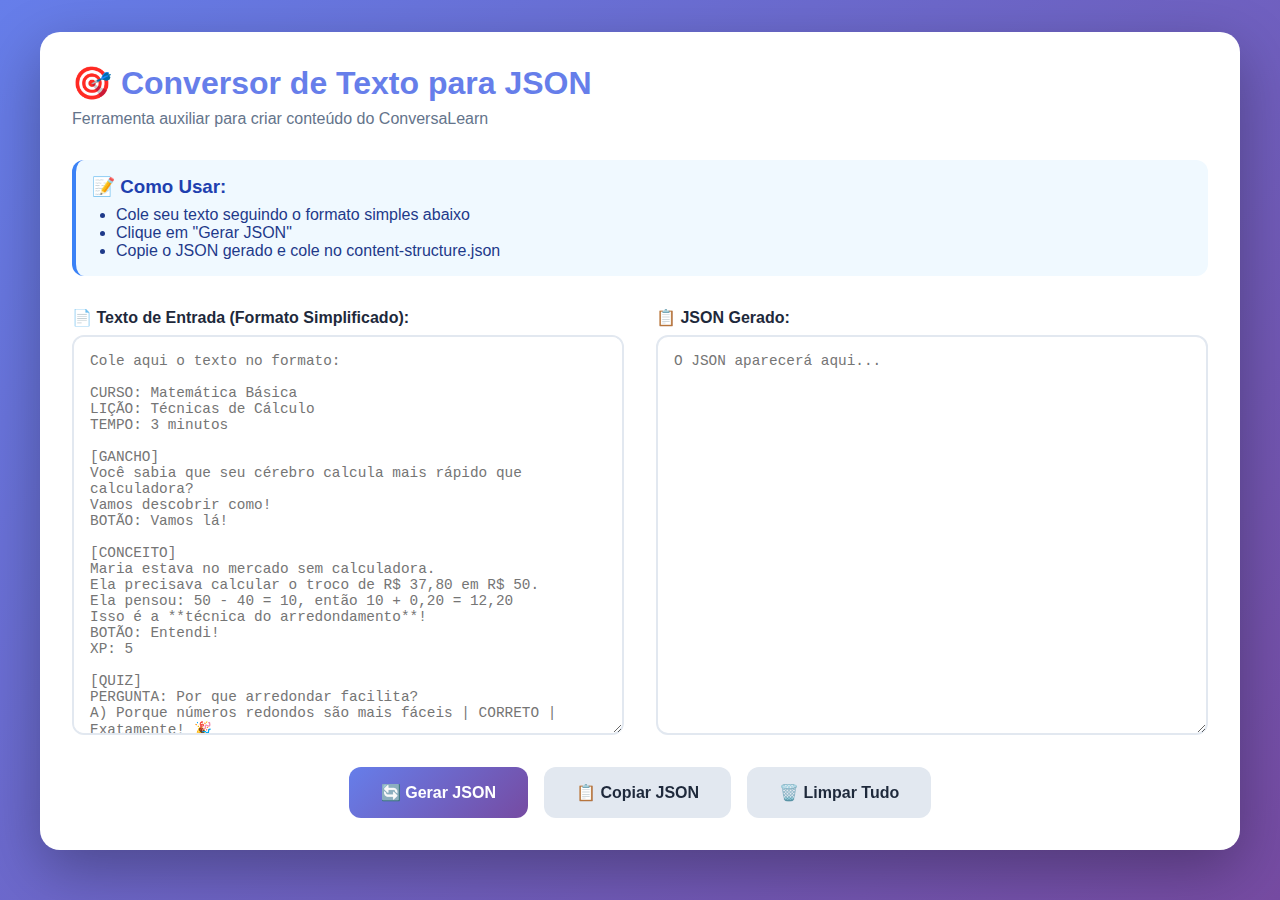
<file: conversor-texto-json.html>
<!DOCTYPE html>
<html lang="pt-BR">
<head>
    <meta charset="UTF-8">
    <meta name="viewport" content="width=device-width, initial-scale=1.0">
    <title>Conversor de Texto para JSON - ConversaLearn</title>
    <style>
        * {
            margin: 0;
            padding: 0;
            box-sizing: border-box;
        }

        body {
            font-family: -apple-system, BlinkMacSystemFont, 'Segoe UI', Roboto, sans-serif;
            background: linear-gradient(135deg, #667eea 0%, #764ba2 100%);
            min-height: 100vh;
            padding: 2rem;
        }

        .container {
            max-width: 1200px;
            margin: 0 auto;
            background: white;
            border-radius: 20px;
            padding: 2rem;
            box-shadow: 0 20px 60px rgba(0,0,0,0.3);
        }

        h1 {
            color: #667eea;
            margin-bottom: 0.5rem;
        }

        .subtitle {
            color: #64748b;
            margin-bottom: 2rem;
        }

        .grid {
            display: grid;
            grid-template-columns: 1fr 1fr;
            gap: 2rem;
            margin-bottom: 2rem;
        }

        .section {
            display: flex;
            flex-direction: column;
        }

        label {
            font-weight: 600;
            margin-bottom: 0.5rem;
            color: #1e293b;
        }

        textarea, input {
            padding: 1rem;
            border: 2px solid #e2e8f0;
            border-radius: 12px;
            font-family: 'Courier New', monospace;
            font-size: 0.9rem;
            resize: vertical;
        }

        textarea {
            min-height: 400px;
        }

        textarea:focus, input:focus {
            outline: none;
            border-color: #667eea;
        }

        .btn {
            padding: 1rem 2rem;
            background: linear-gradient(135deg, #667eea, #764ba2);
            color: white;
            border: none;
            border-radius: 12px;
            font-weight: 600;
            font-size: 1rem;
            cursor: pointer;
            transition: transform 0.2s;
        }

        .btn:hover {
            transform: translateY(-2px);
        }

        .btn:active {
            transform: translateY(0);
        }

        .btn-secondary {
            background: #e2e8f0;
            color: #1e293b;
        }

        .actions {
            display: flex;
            gap: 1rem;
            justify-content: center;
        }

        .alert {
            padding: 1rem;
            border-radius: 12px;
            margin-bottom: 1rem;
            display: none;
        }

        .alert.success {
            background: #d1fae5;
            color: #065f46;
            border: 2px solid #10b981;
        }

        .alert.error {
            background: #fee2e2;
            color: #991b1b;
            border: 2px solid #ef4444;
        }

        .alert.show {
            display: block;
        }

        .info-box {
            background: #f0f9ff;
            padding: 1rem;
            border-radius: 12px;
            border-left: 4px solid #3b82f6;
            margin-bottom: 2rem;
        }

        .info-box h3 {
            color: #1e40af;
            margin-bottom: 0.5rem;
        }

        .info-box ul {
            margin-left: 1.5rem;
            color: #1e3a8a;
        }

        @media (max-width: 768px) {
            .grid {
                grid-template-columns: 1fr;
            }
        }
    </style>
</head>
<body>
    <div class="container">
        <h1>🎯 Conversor de Texto para JSON</h1>
        <p class="subtitle">Ferramenta auxiliar para criar conteúdo do ConversaLearn</p>

        <div class="alert" id="alert"></div>

        <div class="info-box">
            <h3>📝 Como Usar:</h3>
            <ul>
                <li>Cole seu texto seguindo o formato simples abaixo</li>
                <li>Clique em "Gerar JSON"</li>
                <li>Copie o JSON gerado e cole no content-structure.json</li>
            </ul>
        </div>

        <div class="grid">
            <div class="section">
                <label for="input">📄 Texto de Entrada (Formato Simplificado):</label>
                <textarea id="input" placeholder="Cole aqui o texto no formato:

CURSO: Matemática Básica
LIÇÃO: Técnicas de Cálculo
TEMPO: 3 minutos

[GANCHO]
Você sabia que seu cérebro calcula mais rápido que calculadora?
Vamos descobrir como!
BOTÃO: Vamos lá!

[CONCEITO]
Maria estava no mercado sem calculadora.
Ela precisava calcular o troco de R$ 37,80 em R$ 50.
Ela pensou: 50 - 40 = 10, então 10 + 0,20 = 12,20
Isso é a **técnica do arredondamento**!
BOTÃO: Entendi!
XP: 5

[QUIZ]
PERGUNTA: Por que arredondar facilita?
A) Porque números redondos são mais fáceis | CORRETO | Exatamente! 🎉
B) Porque calculadoras não funcionam | ERRADO | Tente de novo!
C) Porque Maria é professora | ERRADO | Qualquer um pode usar!
XP_CORRETO: 10
XP_ERRADO: 2

[AÇÃO]
Agora é sua vez! 🚀
João comprou pão de R$ 3,80 e pagou com R$ 5,00
Quanto de troco?
PERGUNTA: Qual o troco?
A) R$ 1,20 | CORRETO | Perfeito! 🔥
B) R$ 2,20 | ERRADO | Reveja o cálculo!
C) R$ 1,80 | ERRADO | Quase lá!
XP_CORRETO: 15
XP_ERRADO: 3

[REFORÇO]
Parabéns! Você completou! 🎊
Agora você sabe usar arredondamento!
Continue praticando! 🧠
BOTÃO: Próxima lição
XP_BONUS: 20"></textarea>
            </div>

            <div class="section">
                <label for="output">📋 JSON Gerado:</label>
                <textarea id="output" readonly placeholder="O JSON aparecerá aqui..."></textarea>
            </div>
        </div>

        <div class="actions">
            <button class="btn" onclick="generateJSON()">🔄 Gerar JSON</button>
            <button class="btn btn-secondary" onclick="copyJSON()">📋 Copiar JSON</button>
            <button class="btn btn-secondary" onclick="clearAll()">🗑️ Limpar Tudo</button>
        </div>
    </div>

    <script>
        function showAlert(message, type) {
            const alert = document.getElementById('alert');
            alert.textContent = message;
            alert.className = `alert ${type} show`;
            setTimeout(() => {
                alert.classList.remove('show');
            }, 3000);
        }

        function parseSection(lines, index) {
            const section = { messages: [] };
            let currentLine = index;

            while (currentLine < lines.length && !lines[currentLine].startsWith('[')) {
                const line = lines[currentLine].trim();

                if (line.startsWith('BOTÃO:')) {
                    section.button = line.replace('BOTÃO:', '').trim();
                } else if (line.startsWith('XP:')) {
                    section.xp = parseInt(line.replace('XP:', '').trim());
                } else if (line.startsWith('XP_BONUS:')) {
                    section.bonusXP = parseInt(line.replace('XP_BONUS:', '').trim());
                } else if (line.startsWith('PERGUNTA:')) {
                    section.question = line.replace('PERGUNTA:', '').trim();
                } else if (line.startsWith('XP_CORRETO:')) {
                    section.xpCorrect = parseInt(line.replace('XP_CORRETO:', '').trim());
                } else if (line.startsWith('XP_ERRADO:')) {
                    section.xpIncorrect = parseInt(line.replace('XP_ERRADO:', '').trim());
                } else if (line.match(/^[ABC]\)/)) {
                    // Parse opção de quiz
                    const parts = line.split('|').map(p => p.trim());
                    const optionText = parts[0].substring(3).trim();
                    const isCorrect = parts[1] === 'CORRETO';
                    const feedback = parts[2];

                    if (!section.options) section.options = [];
                    section.options.push({
                        id: parts[0][0].toLowerCase(),
                        text: optionText,
                        correct: isCorrect,
                        feedback: feedback
                    });
                } else if (line && !line.startsWith('CURSO:') && !line.startsWith('LIÇÃO:') && !line.startsWith('TEMPO:')) {
                    section.messages.push(line);
                }

                currentLine++;
            }

            return { section, nextIndex: currentLine };
        }

        function generateJSON() {
            const input = document.getElementById('input').value;
            const output = document.getElementById('output');

            if (!input.trim()) {
                showAlert('Por favor, cole um texto de entrada!', 'error');
                return;
            }

            try {
                const lines = input.split('\n');
                const lesson = {
                    id: "lesson-" + Math.random().toString(36).substr(2, 9),
                    title: "",
                    estimatedTime: "",
                    drops: []
                };

                let i = 0;
                while (i < lines.length) {
                    const line = lines[i].trim();

                    if (line.startsWith('CURSO:')) {
                        // Ignorar por enquanto
                    } else if (line.startsWith('LIÇÃO:')) {
                        lesson.title = line.replace('LIÇÃO:', '').trim();
                    } else if (line.startsWith('TEMPO:')) {
                        lesson.estimatedTime = line.replace('TEMPO:', '').trim();
                    } else if (line.startsWith('[GANCHO]')) {
                        const result = parseSection(lines, i + 1);
                        lesson.drops.push({
                            type: "gancho",
                            sender: "professor",
                            messages: result.section.messages.map((msg, idx) => ({
                                text: msg,
                                delay: idx * 1000
                            })),
                            interaction: {
                                type: "continue",
                                button: result.section.button || "Continuar"
                            }
                        });
                        i = result.nextIndex - 1;
                    } else if (line.startsWith('[CONCEITO]')) {
                        const result = parseSection(lines, i + 1);
                        lesson.drops.push({
                            type: "conceito",
                            sender: "professor",
                            messages: result.section.messages.map((msg, idx) => ({
                                text: msg,
                                delay: idx * 1500
                            })),
                            interaction: {
                                type: "continue",
                                button: result.section.button || "Entendi!"
                            },
                            xp: result.section.xp || 5
                        });
                        i = result.nextIndex - 1;
                    } else if (line.startsWith('[QUIZ]') || line.startsWith('[AÇÃO]')) {
                        const result = parseSection(lines, i + 1);
                        const type = line.startsWith('[QUIZ]') ? "reflexao" : "acao";

                        lesson.drops.push({
                            type: type,
                            sender: "professor",
                            messages: result.section.messages.filter(m => !m.startsWith('PERGUNTA:')).map((msg, idx) => ({
                                text: msg,
                                delay: idx * 1000
                            })),
                            interaction: {
                                type: "quiz",
                                question: result.section.question || "Escolha a opção correta:",
                                options: result.section.options || [],
                                xpCorrect: result.section.xpCorrect || 10,
                                xpIncorrect: result.section.xpIncorrect || 2
                            }
                        });
                        i = result.nextIndex - 1;
                    } else if (line.startsWith('[REFORÇO]')) {
                        const result = parseSection(lines, i + 1);
                        lesson.drops.push({
                            type: "reforco",
                            sender: "professor",
                            messages: result.section.messages.map((msg, idx) => ({
                                text: msg,
                                delay: idx * 1000
                            })),
                            interaction: {
                                type: "complete",
                                button: result.section.button || "Próxima lição",
                                bonusXP: result.section.bonusXP || 20
                            }
                        });
                        i = result.nextIndex - 1;
                    }

                    i++;
                }

                output.value = JSON.stringify(lesson, null, 2);
                showAlert('JSON gerado com sucesso! ✅', 'success');

            } catch (error) {
                showAlert('Erro ao gerar JSON: ' + error.message, 'error');
                console.error(error);
            }
        }

        function copyJSON() {
            const output = document.getElementById('output');
            if (!output.value) {
                showAlert('Gere o JSON primeiro!', 'error');
                return;
            }

            output.select();
            document.execCommand('copy');
            showAlert('JSON copiado para a área de transferência! 📋', 'success');
        }

        function clearAll() {
            document.getElementById('input').value = '';
            document.getElementById('output').value = '';
            showAlert('Campos limpos!', 'success');
        }
    </script>
</body>
</html>
</file>
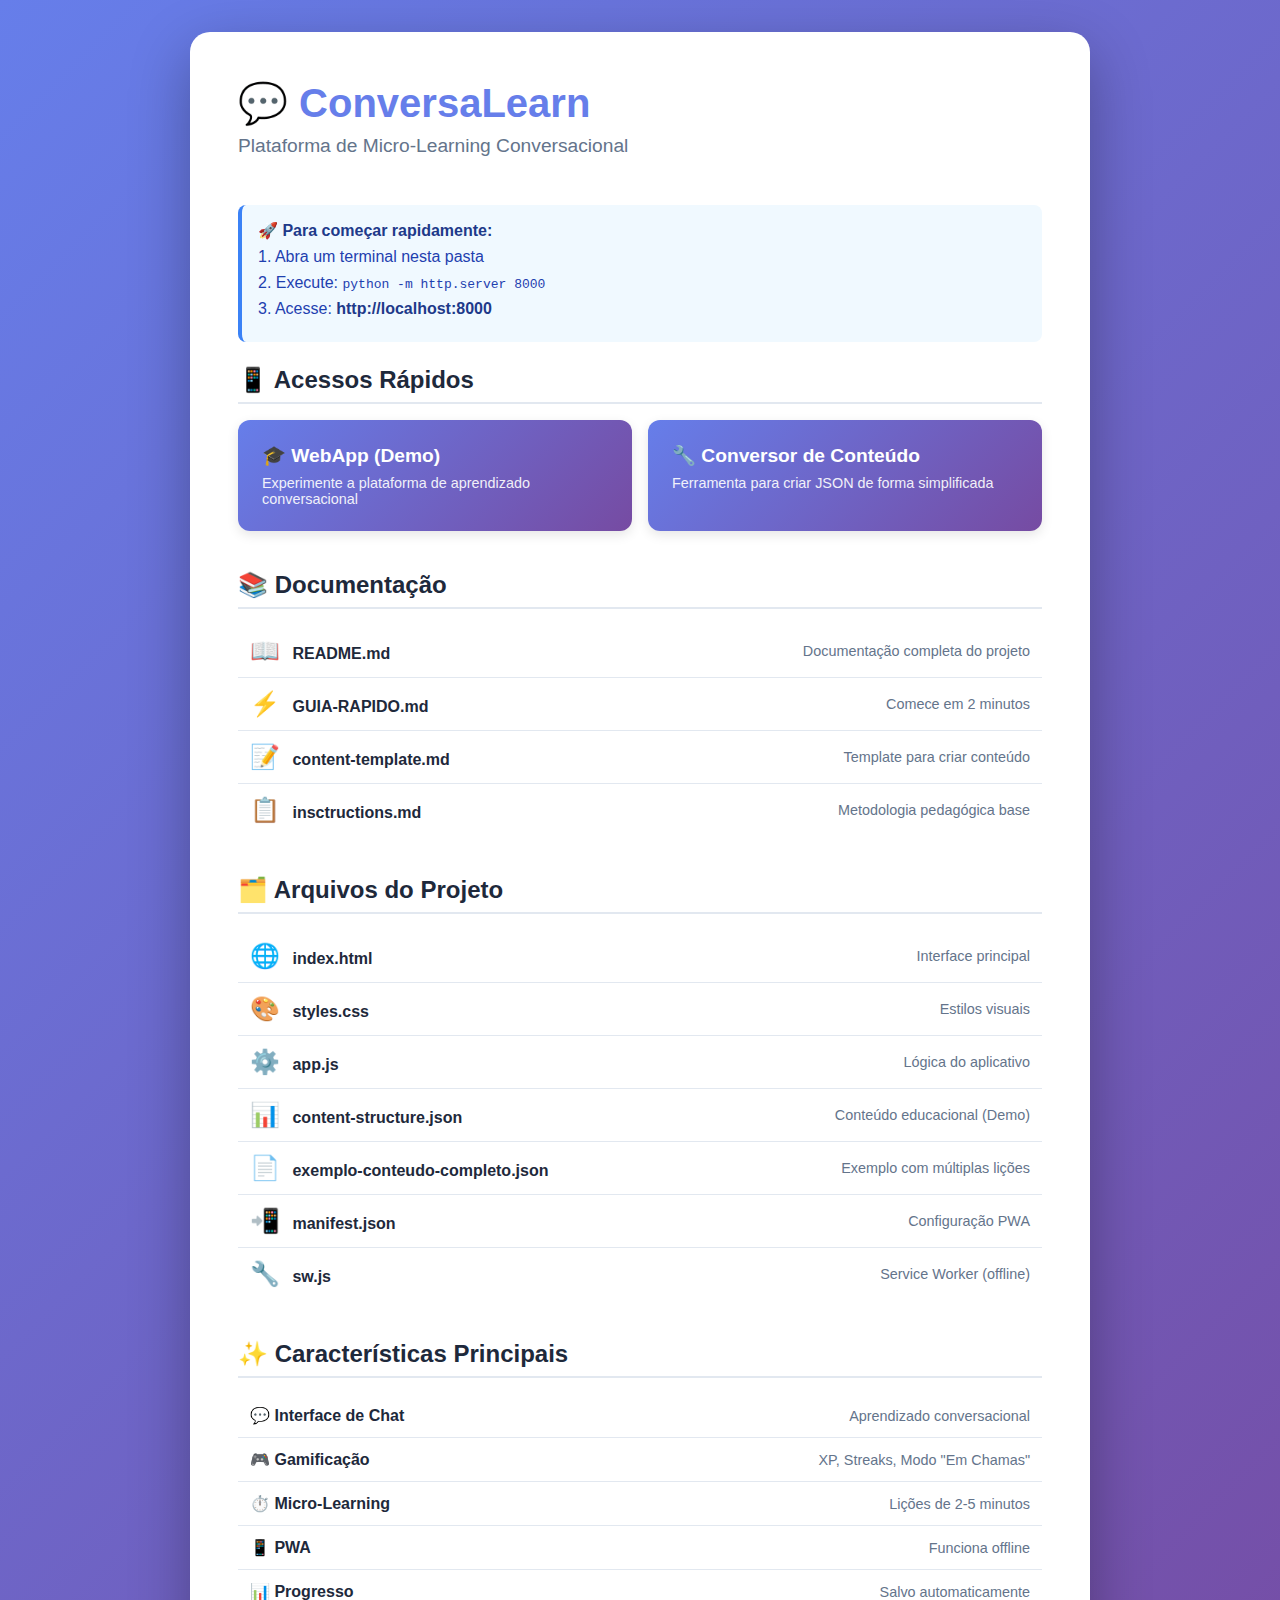
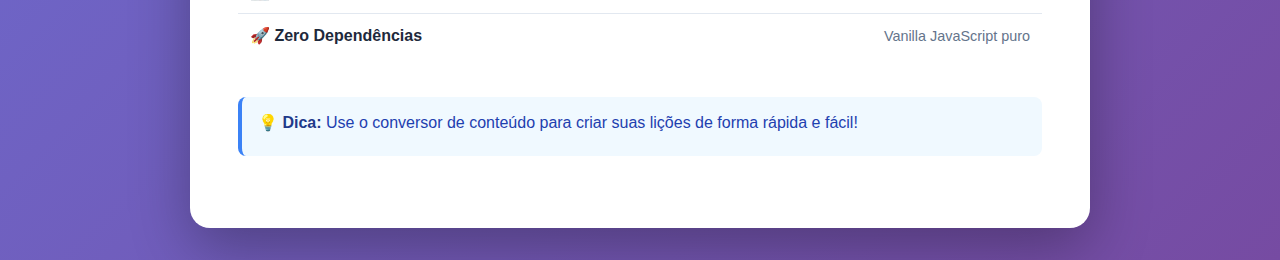
<file: inicio.html>
<!DOCTYPE html>
<html lang="pt-BR">
<head>
    <meta charset="UTF-8">
    <meta name="viewport" content="width=device-width, initial-scale=1.0">
    <title>ConversaLearn - Projeto</title>
    <style>
        * {
            margin: 0;
            padding: 0;
            box-sizing: border-box;
        }

        body {
            font-family: -apple-system, BlinkMacSystemFont, 'Segoe UI', Roboto, sans-serif;
            background: linear-gradient(135deg, #667eea 0%, #764ba2 100%);
            min-height: 100vh;
            padding: 2rem;
        }

        .container {
            max-width: 900px;
            margin: 0 auto;
            background: white;
            border-radius: 20px;
            padding: 3rem;
            box-shadow: 0 20px 60px rgba(0,0,0,0.3);
        }

        h1 {
            color: #667eea;
            font-size: 2.5rem;
            margin-bottom: 0.5rem;
        }

        .subtitle {
            color: #64748b;
            font-size: 1.2rem;
            margin-bottom: 3rem;
        }

        .section {
            margin-bottom: 2.5rem;
        }

        .section h2 {
            color: #1e293b;
            margin-bottom: 1rem;
            font-size: 1.5rem;
            border-bottom: 2px solid #e2e8f0;
            padding-bottom: 0.5rem;
        }

        .cards {
            display: grid;
            grid-template-columns: repeat(auto-fit, minmax(250px, 1fr));
            gap: 1rem;
        }

        .card {
            background: linear-gradient(135deg, #667eea, #764ba2);
            color: white;
            padding: 1.5rem;
            border-radius: 12px;
            text-decoration: none;
            transition: transform 0.2s, box-shadow 0.2s;
            box-shadow: 0 4px 12px rgba(0,0,0,0.1);
        }

        .card:hover {
            transform: translateY(-5px);
            box-shadow: 0 8px 24px rgba(0,0,0,0.2);
        }

        .card h3 {
            font-size: 1.2rem;
            margin-bottom: 0.5rem;
        }

        .card p {
            font-size: 0.9rem;
            opacity: 0.9;
        }

        .file-list {
            list-style: none;
        }

        .file-list li {
            padding: 0.75rem;
            border-bottom: 1px solid #e2e8f0;
            display: flex;
            justify-content: space-between;
            align-items: center;
        }

        .file-list li:last-child {
            border-bottom: none;
        }

        .file-name {
            font-weight: 600;
            color: #1e293b;
        }

        .file-desc {
            color: #64748b;
            font-size: 0.9rem;
        }

        .emoji {
            font-size: 1.5rem;
            margin-right: 0.5rem;
        }

        .highlight {
            background: #f0f9ff;
            border-left: 4px solid #3b82f6;
            padding: 1rem;
            border-radius: 8px;
            margin-bottom: 1.5rem;
        }

        .highlight p {
            color: #1e40af;
            margin-bottom: 0.5rem;
        }

        .highlight strong {
            color: #1e3a8a;
        }
    </style>
</head>
<body>
    <div class="container">
        <h1>💬 ConversaLearn</h1>
        <p class="subtitle">Plataforma de Micro-Learning Conversacional</p>

        <div class="highlight">
            <p><strong>🚀 Para começar rapidamente:</strong></p>
            <p>1. Abra um terminal nesta pasta</p>
            <p>2. Execute: <code>python -m http.server 8000</code></p>
            <p>3. Acesse: <strong>http://localhost:8000</strong></p>
        </div>

        <div class="section">
            <h2>📱 Acessos Rápidos</h2>
            <div class="cards">
                <a href="index.html" class="card">
                    <h3>🎓 WebApp (Demo)</h3>
                    <p>Experimente a plataforma de aprendizado conversacional</p>
                </a>

                <a href="conversor-texto-json.html" class="card">
                    <h3>🔧 Conversor de Conteúdo</h3>
                    <p>Ferramenta para criar JSON de forma simplificada</p>
                </a>
            </div>
        </div>

        <div class="section">
            <h2>📚 Documentação</h2>
            <ul class="file-list">
                <li>
                    <div>
                        <span class="emoji">📖</span>
                        <span class="file-name">README.md</span>
                    </div>
                    <span class="file-desc">Documentação completa do projeto</span>
                </li>
                <li>
                    <div>
                        <span class="emoji">⚡</span>
                        <span class="file-name">GUIA-RAPIDO.md</span>
                    </div>
                    <span class="file-desc">Comece em 2 minutos</span>
                </li>
                <li>
                    <div>
                        <span class="emoji">📝</span>
                        <span class="file-name">content-template.md</span>
                    </div>
                    <span class="file-desc">Template para criar conteúdo</span>
                </li>
                <li>
                    <div>
                        <span class="emoji">📋</span>
                        <span class="file-name">insctructions.md</span>
                    </div>
                    <span class="file-desc">Metodologia pedagógica base</span>
                </li>
            </ul>
        </div>

        <div class="section">
            <h2>🗂️ Arquivos do Projeto</h2>
            <ul class="file-list">
                <li>
                    <div>
                        <span class="emoji">🌐</span>
                        <span class="file-name">index.html</span>
                    </div>
                    <span class="file-desc">Interface principal</span>
                </li>
                <li>
                    <div>
                        <span class="emoji">🎨</span>
                        <span class="file-name">styles.css</span>
                    </div>
                    <span class="file-desc">Estilos visuais</span>
                </li>
                <li>
                    <div>
                        <span class="emoji">⚙️</span>
                        <span class="file-name">app.js</span>
                    </div>
                    <span class="file-desc">Lógica do aplicativo</span>
                </li>
                <li>
                    <div>
                        <span class="emoji">📊</span>
                        <span class="file-name">content-structure.json</span>
                    </div>
                    <span class="file-desc">Conteúdo educacional (Demo)</span>
                </li>
                <li>
                    <div>
                        <span class="emoji">📄</span>
                        <span class="file-name">exemplo-conteudo-completo.json</span>
                    </div>
                    <span class="file-desc">Exemplo com múltiplas lições</span>
                </li>
                <li>
                    <div>
                        <span class="emoji">📲</span>
                        <span class="file-name">manifest.json</span>
                    </div>
                    <span class="file-desc">Configuração PWA</span>
                </li>
                <li>
                    <div>
                        <span class="emoji">🔧</span>
                        <span class="file-name">sw.js</span>
                    </div>
                    <span class="file-desc">Service Worker (offline)</span>
                </li>
            </ul>
        </div>

        <div class="section">
            <h2>✨ Características Principais</h2>
            <ul class="file-list">
                <li>
                    <span class="file-name">💬 Interface de Chat</span>
                    <span class="file-desc">Aprendizado conversacional</span>
                </li>
                <li>
                    <span class="file-name">🎮 Gamificação</span>
                    <span class="file-desc">XP, Streaks, Modo "Em Chamas"</span>
                </li>
                <li>
                    <span class="file-name">⏱️ Micro-Learning</span>
                    <span class="file-desc">Lições de 2-5 minutos</span>
                </li>
                <li>
                    <span class="file-name">📱 PWA</span>
                    <span class="file-desc">Funciona offline</span>
                </li>
                <li>
                    <span class="file-name">📊 Progresso</span>
                    <span class="file-desc">Salvo automaticamente</span>
                </li>
                <li>
                    <span class="file-name">🚀 Zero Dependências</span>
                    <span class="file-desc">Vanilla JavaScript puro</span>
                </li>
            </ul>
        </div>

        <div class="highlight">
            <p><strong>💡 Dica:</strong> Use o conversor de conteúdo para criar suas lições de forma rápida e fácil!</p>
        </div>
    </div>
</body>
</html>
</file>
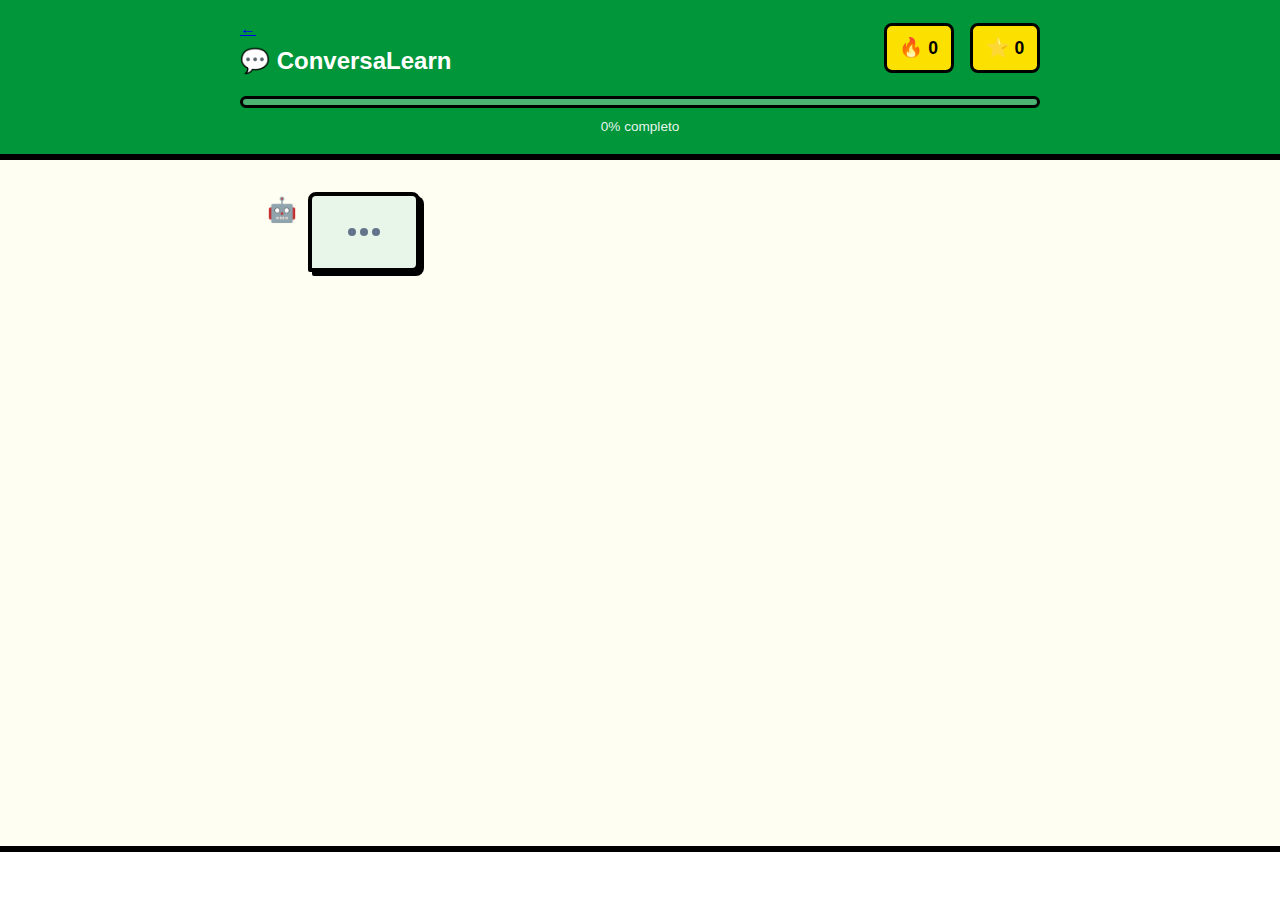
<file: webapp.html>
<!DOCTYPE html>
<html lang="pt-BR">
<head>
    <meta charset="UTF-8">
    <meta name="viewport" content="width=device-width, initial-scale=1.0">
    <meta name="theme-color" content="#6366f1">
    <meta name="description" content="Aprenda de forma conversacional e interativa">

    <title>ConversaLearn - Aprendizado Conversacional</title>

    <!-- PWA Manifest -->
    <link rel="manifest" href="manifest.json">
    <link rel="icon" type="image/svg+xml" href="data:image/svg+xml,<svg xmlns='http://www.w3.org/2000/svg' viewBox='0 0 100 100'><text y='.9em' font-size='90'>💬</text></svg>">

    <link rel="stylesheet" href="styles.css">
</head>
<body>
    <!-- Header com Gamificação -->
    <header class="app-header">
        <div class="header-content">
            <div class="header-left">
                <a href="index.html" class="back-btn" title="Voltar para início">←</a>
                <h1>💬 ConversaLearn</h1>
            </div>
            <div class="header-right">
                <div class="stat-item">
                    <span class="stat-icon">🔥</span>
                    <span class="stat-value" id="streak">0</span>
                </div>
                <div class="stat-item">
                    <span class="stat-icon">⭐</span>
                    <span class="stat-value" id="xp">0</span>
                </div>
            </div>
        </div>

        <!-- Barra de Progresso -->
        <div class="progress-container">
            <div class="progress-bar">
                <div class="progress-fill" id="progressBar"></div>
            </div>
            <div class="progress-text" id="progressText">0% completo</div>
        </div>

        <!-- Custom Content Indicator -->
        <div id="customContentIndicator" class="custom-content-indicator" style="display: none;">
            <span>📝 Conteúdo Personalizado</span>
            <button onclick="clearCustomContent()" class="clear-custom-btn">✕</button>
        </div>
    </header>

    <!-- Chat Container -->
    <main class="chat-container" id="chatContainer">
        <!-- Mensagens aparecerão aqui dinamicamente -->
    </main>

    <!-- Área de Interação -->
    <footer class="interaction-area" id="interactionArea">
        <!-- Botões e opções aparecerão aqui -->
    </footer>

    <!-- Toast para Feedback -->
    <div class="toast" id="toast"></div>

    <script src="app.js"></script>
</body>
</html>
</file>
<file: styles.css>
/* Reset e Variáveis */
* {
    margin: 0;
    padding: 0;
    box-sizing: border-box;
}

:root {
    /* Cores de Moçambique */
    --moz-green: #009639;
    --moz-yellow: #FCE100;
    --moz-red: #D21034;
    --moz-black: #000000;

    --primary-color: var(--moz-green);
    --secondary-color: var(--moz-red);
    --success-color: var(--moz-green);
    --error-color: var(--moz-red);
    --warning-color: var(--moz-yellow);
    --bg-color: #FFFEF2;
    --chat-bg: #ffffff;
    --professor-bubble: #e8f5e9;
    --user-bubble: #fff9e6;
    --text-color: #1e293b;
    --text-light: #64748b;
    --border-color: #000000;
    --shadow: 4px 4px 0px rgba(0, 0, 0, 1);
    --shadow-lg: 6px 6px 0px rgba(0, 0, 0, 1);
}

body {
    font-family: -apple-system, BlinkMacSystemFont, 'Segoe UI', Roboto, Oxygen, Ubuntu, Cantarell, sans-serif;
    background-color: var(--bg-color);
    color: var(--text-color);
    line-height: 1.6;
    overflow-x: hidden;
    font-weight: 500;
}

/* Header */
.app-header {
    position: sticky;
    top: 0;
    background: var(--moz-green);
    color: white;
    padding: 1rem;
    box-shadow: none;
    border-bottom: 6px solid var(--moz-black);
    z-index: 1000;
}

.header-content {
    display: flex;
    justify-content: space-between;
    align-items: center;
    max-width: 800px;
    margin: 0 auto;
}

.header-left h1 {
    font-size: 1.5rem;
    font-weight: 700;
}

.header-right {
    display: flex;
    gap: 1rem;
}

.stat-item {
    display: flex;
    align-items: center;
    gap: 0.3rem;
    background: var(--moz-yellow);
    color: var(--moz-black);
    padding: 0.4rem 0.8rem;
    border: 3px solid var(--moz-black);
    border-radius: 8px;
    font-weight: 700;
}

.stat-icon {
    font-size: 1.2rem;
}

.stat-value {
    font-weight: 700;
    font-size: 1.1rem;
}

/* Barra de Progresso */
.progress-container {
    margin-top: 1rem;
    max-width: 800px;
    margin-left: auto;
    margin-right: auto;
}

.progress-bar {
    width: 100%;
    height: 12px;
    background: rgba(255, 255, 255, 0.3);
    border-radius: 6px;
    border: 3px solid var(--moz-black);
    overflow: hidden;
}

.progress-fill {
    height: 100%;
    background: var(--moz-yellow);
    width: 0%;
    transition: width 0.5s ease;
    border-radius: 0;
}

.progress-text {
    text-align: center;
    margin-top: 0.5rem;
    font-size: 0.85rem;
    opacity: 0.9;
}

/* Custom Content Indicator */
.custom-content-indicator {
    background: var(--moz-yellow);
    color: var(--moz-black);
    padding: 0.5rem 1rem;
    text-align: center;
    font-size: 0.85rem;
    font-weight: 700;
    display: flex;
    align-items: center;
    justify-content: center;
    gap: 0.5rem;
    border-top: 4px solid var(--moz-black);
}

.clear-custom-btn {
    background: var(--moz-red);
    border: 2px solid var(--moz-black);
    color: white;
    width: 28px;
    height: 28px;
    border-radius: 4px;
    cursor: pointer;
    font-size: 1rem;
    font-weight: 700;
    display: flex;
    align-items: center;
    justify-content: center;
    transition: all 0.2s;
}

.clear-custom-btn:hover {
    background: var(--moz-black);
    transform: translate(2px, 2px);
}

/* Chat Container */
.chat-container {
    max-width: 800px;
    margin: 0 auto;
    padding: 2rem 1rem;
    min-height: calc(100vh - 250px);
    padding-bottom: 120px;
}

/* Balões de Mensagem */
.message {
    display: flex;
    margin-bottom: 1.5rem;
    animation: fadeInUp 0.4s ease;
}

@keyframes fadeInUp {
    from {
        opacity: 0;
        transform: translateY(20px);
    }
    to {
        opacity: 1;
        transform: translateY(0);
    }
}

.message.professor {
    justify-content: flex-start;
}

.message.user {
    justify-content: flex-end;
}

.message-bubble {
    max-width: 75%;
    padding: 1rem 1.25rem;
    border-radius: 8px;
    border: 4px solid var(--moz-black);
    box-shadow: var(--shadow);
    position: relative;
    word-wrap: break-word;
    font-weight: 500;
}

.message.professor .message-bubble {
    background-color: var(--professor-bubble);
    border-bottom-left-radius: 2px;
}

.message.user .message-bubble {
    background-color: var(--user-bubble);
    border-bottom-right-radius: 2px;
}

.message-text {
    font-size: 1rem;
    line-height: 1.5;
}

.message-text strong {
    color: var(--primary-color);
    font-weight: 700;
}

/* Avatar (opcional - pode adicionar depois) */
.message::before {
    content: '';
    width: 36px;
    height: 36px;
    border-radius: 50%;
    margin: 0 0.5rem;
    flex-shrink: 0;
}

.message.professor::before {
    content: '🤖';
    display: flex;
    align-items: center;
    justify-content: center;
    font-size: 1.5rem;
}

/* Área de Interação */
.interaction-area {
    position: fixed;
    bottom: 0;
    left: 0;
    right: 0;
    background: white;
    padding: 1.5rem 1rem;
    box-shadow: none;
    border-top: 6px solid var(--moz-black);
}

.interaction-content {
    max-width: 800px;
    margin: 0 auto;
    display: flex;
    flex-direction: column;
    gap: 0.75rem;
}

/* Botões */
.btn {
    padding: 1rem 1.5rem;
    border: 4px solid var(--moz-black);
    border-radius: 8px;
    font-size: 1rem;
    font-weight: 700;
    cursor: pointer;
    transition: all 0.2s ease;
    box-shadow: var(--shadow);
}

.btn:active {
    transform: translate(2px, 2px);
    box-shadow: 2px 2px 0px var(--moz-black);
}

.btn-primary {
    background: var(--moz-red);
    color: white;
}

.btn-primary:hover {
    background: var(--moz-yellow);
    color: var(--moz-black);
}

.btn-option {
    background: white;
    color: var(--text-color);
    border: 4px solid var(--moz-black);
    text-align: left;
    padding: 1rem;
}

.btn-option:hover {
    background: var(--moz-yellow);
    color: var(--moz-black);
}

.btn-option.correct {
    background: var(--moz-green);
    color: white;
    border-color: var(--moz-black);
}

.btn-option.incorrect {
    background: var(--moz-red);
    color: white;
    border-color: var(--moz-black);
}

.btn-option:disabled {
    cursor: not-allowed;
    opacity: 0.7;
}

/* Quiz Options */
.quiz-options {
    display: flex;
    flex-direction: column;
    gap: 0.75rem;
}

.quiz-question {
    font-weight: 600;
    margin-bottom: 0.5rem;
    color: var(--text-color);
    text-align: center;
}

/* Toast Notifications */
.toast {
    position: fixed;
    top: 100px;
    left: 50%;
    transform: translateX(-50%) translateY(-100px);
    background: var(--moz-black);
    color: white;
    padding: 1rem 1.5rem;
    border-radius: 8px;
    border: 4px solid var(--moz-black);
    box-shadow: var(--shadow-lg);
    opacity: 0;
    transition: all 0.3s ease;
    z-index: 2000;
    max-width: 90%;
    text-align: center;
    font-weight: 700;
}

.toast.show {
    opacity: 1;
    transform: translateX(-50%) translateY(0);
}

.toast.success {
    background: var(--moz-green);
    color: white;
}

.toast.error {
    background: var(--moz-red);
    color: white;
}

.toast.xp-gain {
    background: var(--moz-yellow);
    color: var(--moz-black);
    font-weight: 700;
    font-size: 1.1rem;
}

/* Animação de "Em Chamas" */
.on-fire {
    animation: fire-pulse 0.5s ease infinite;
}

@keyframes fire-pulse {
    0%, 100% { transform: scale(1); }
    50% { transform: scale(1.2); }
}

/* Loading dots */
.typing-indicator {
    display: flex;
    gap: 4px;
    padding: 1rem;
}

.typing-dot {
    width: 8px;
    height: 8px;
    background: var(--text-light);
    border-radius: 50%;
    animation: typing 1.4s infinite;
}

.typing-dot:nth-child(2) {
    animation-delay: 0.2s;
}

.typing-dot:nth-child(3) {
    animation-delay: 0.4s;
}

@keyframes typing {
    0%, 60%, 100% { opacity: 0.3; transform: scale(0.8); }
    30% { opacity: 1; transform: scale(1); }
}

/* Responsividade */
@media (max-width: 640px) {
    .header-left h1 {
        font-size: 1.2rem;
    }

    .stat-item {
        padding: 0.3rem 0.6rem;
    }

    .message-bubble {
        max-width: 85%;
    }

    .chat-container {
        padding: 1rem 0.75rem;
    }
}
</file>
